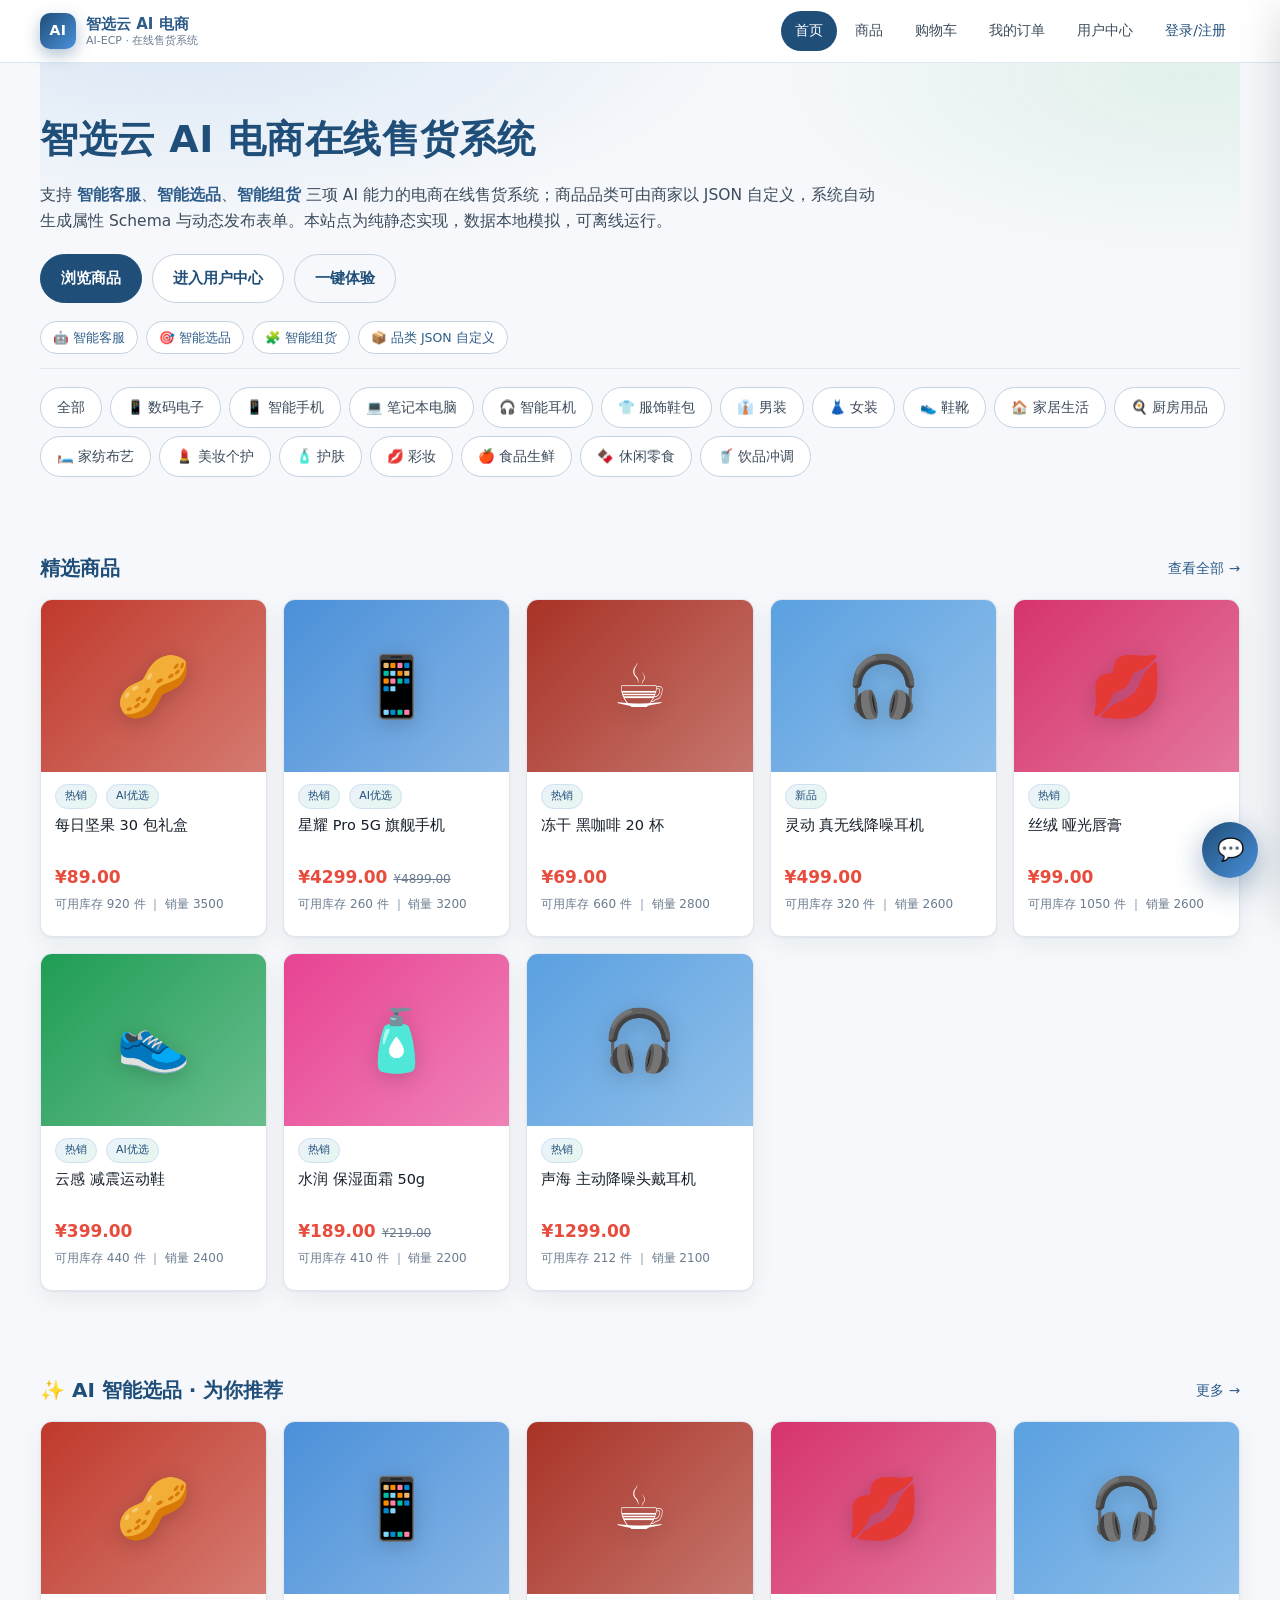
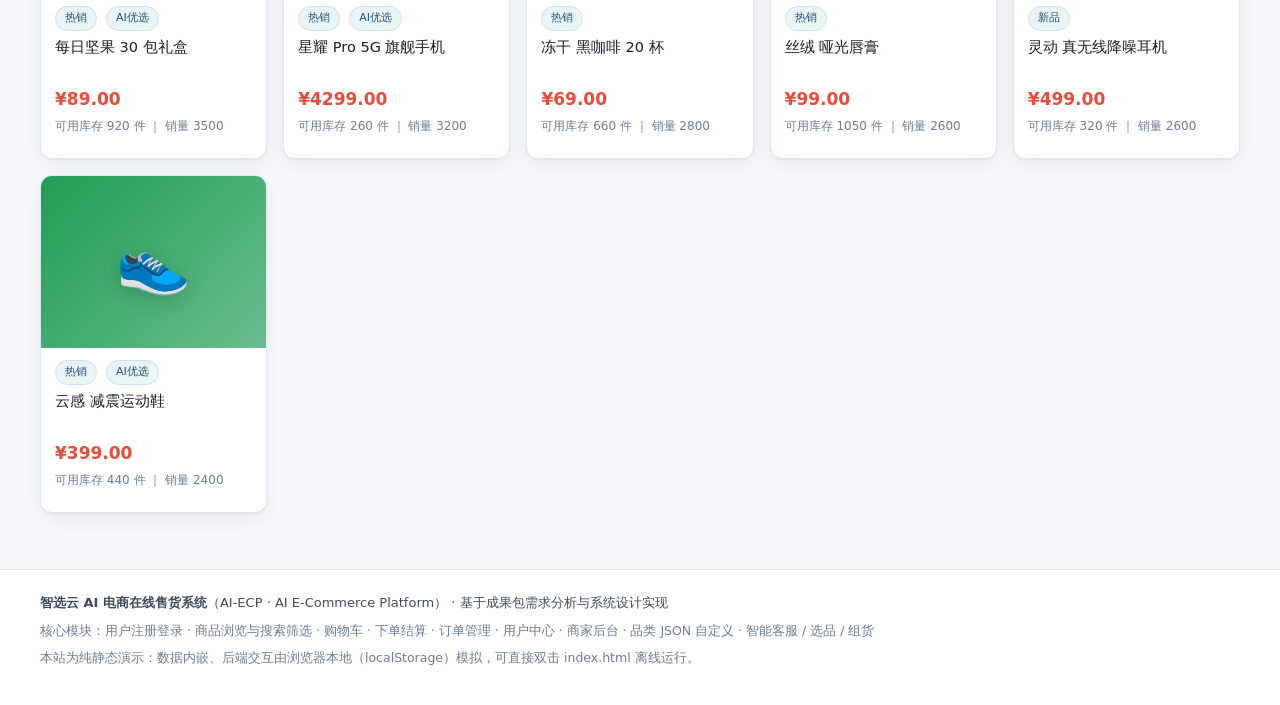
<file: index.html>
<!DOCTYPE html>
<html lang="zh-CN">
<head>
  <meta charset="utf-8" />
  <meta name="viewport" content="width=device-width, initial-scale=1, viewport-fit=cover" />
  <meta name="theme-color" content="#1F4E79" />
  <title>智选云 AI 电商在线售货系统</title>
  <meta name="description" content="智选云 AI 电商在线售货系统（AI-ECP）：支持智能客服、智能选品、智能组货的纯静态电商站点，可直接在浏览器打开运行。" />
  <link rel="stylesheet" href="assets/style.css" />
</head>
<body>
  <!-- 顶栏 -->
  <header class="topbar">
    <div class="wrap topbar-inner">
      <a class="brand" href="#/">
        <span class="brand-mark">AI</span>
        <span class="brand-text">
          <strong>智选云 AI 电商</strong>
          <em>AI-ECP · 在线售货系统</em>
        </span>
      </a>
      <nav class="mainnav" id="nav">
        <a href="#/" data-route="/">首页</a>
        <a href="#/products" data-route="/products">商品</a>
        <a href="#/cart" data-route="/cart">购物车<span class="cart-badge hidden" id="cartBadge">0</span></a>
        <a href="#/orders" data-route="/orders">我的订单</a>
        <a href="#/user" data-route="/user">用户中心</a>
        <a href="#/admin" data-route="/admin" id="navAdmin" class="hidden">商家后台</a>
        <span id="navUser"></span>
      </nav>
      <button class="nav-toggle" id="navToggle" aria-label="菜单">☰</button>
    </div>
  </header>

  <!-- 移动端抽屉 -->
  <div class="drawer-mask" id="drawerMask"></div>
  <aside class="drawer" id="drawer">
    <div class="dr-head">菜单 <button class="navlink" id="drawerClose" style="border:none;background:none;font-size:20px">×</button></div>
    <a href="#/" data-route="/">首页</a>
    <a href="#/products" data-route="/products">商品</a>
    <a href="#/cart" data-route="/cart">购物车</a>
    <a href="#/orders" data-route="/orders">我的订单</a>
    <a href="#/user" data-route="/user">用户中心</a>
    <a href="#/admin" data-route="/admin" id="drawerAdmin" class="hidden">商家后台</a>
    <div id="drawerUser"></div>
  </aside>

  <main class="wrap" id="app">
    <!-- 视图由 app.js 渲染 -->
  </main>

  <footer class="site-footer">
    <div class="wrap">
      <p><strong>智选云 AI 电商在线售货系统</strong>（AI-ECP · AI E-Commerce Platform） · 基于成果包需求分析与系统设计实现</p>
      <p class="muted">核心模块：用户注册登录 · 商品浏览与搜索筛选 · 购物车 · 下单结算 · 订单管理 · 用户中心 · 商家后台 · 品类 JSON 自定义 · 智能客服 / 选品 / 组货</p>
      <p class="muted">本站为纯静态演示：数据内嵌、后端交互由浏览器本地（localStorage）模拟，可直接双击 index.html 离线运行。</p>
    </div>
  </footer>

  <!-- AI 客服浮窗 -->
  <button class="chat-fab" id="chatFab" title="智能客服">💬</button>
  <div class="chat-panel hidden" id="chatPanel">
    <div class="ch-head">智能客服（AI）<span class="who">RAG + 业务工具 · 可降级</span><button class="x" id="chatClose">×</button></div>
    <div class="chat-body" id="chatBody"></div>
    <div class="chat-quick" id="chatQuick"></div>
    <div class="chat-input">
      <input id="chatInput" placeholder="问我订单 / 物流 / 退换货…" />
      <button id="chatSend">发送</button>
    </div>
  </div>

  <div class="toast-wrap" id="toastWrap"></div>

  <script src="assets/data.js"></script>
  <script src="assets/app.js"></script>
</body>
</html>
</file>
<file: assets/style.css>
/* 智选云 AI 电商在线售货系统 —— 纯静态站点样式
 * 品牌视觉沿用成果包：科技蓝 #1F4E79 / 微软雅黑 / 卡片式；新增移动端汉堡导航、
 * 商品缩略图(emoji+渐变)、facet 筛选、结算页、用户中心等组件，桌面/移动端响应式。 */
:root{
  --ink:#16202b; --ink-2:#3d4c5c; --ink-3:#6b7c8f;
  --accent:#1f4e79; --accent-2:#2e5c8a; --accent-3:#4a90d9;
  --line:#dfe7ef; --line-2:#c3d2e0; --bg:#f6f8fb; --surface:#fff;
  --soft:#eef3f8; --green:#27ae60; --orange:#e67e22; --red:#e74c3c;
  --radius:12px; --radius-sm:8px;
  --shadow:0 1px 2px rgba(22,32,43,.06),0 8px 24px rgba(22,32,43,.06);
  --shadow-lg:0 12px 40px rgba(22,32,43,.18);
  --maxw:1240px;
  --font:"Microsoft YaHei","微软雅黑","PingFang SC","Hiragino Sans GB",system-ui,-apple-system,"Segoe UI",sans-serif;
  --mono:"Cascadia Mono",Consolas,"Courier New",monospace;
}
*{box-sizing:border-box}
html{-webkit-text-size-adjust:100%}
body{margin:0;font-family:var(--font);font-size:16px;line-height:1.7;color:var(--ink);background:var(--bg);
  display:flex;flex-direction:column;min-height:100vh;overflow-x:hidden}
main{flex:1}
.wrap{width:100%;max-width:var(--maxw);margin:0 auto;padding:0 20px}
a{color:var(--accent-2);text-decoration:none}
a:hover{color:var(--accent)}
.muted{color:var(--ink-3)}
.hidden{display:none!important}
.empty{padding:48px 0;text-align:center;color:var(--ink-3)}
.empty .big{font-size:40px;margin-bottom:8px}

/* ---------------- 顶栏 ---------------- */
.topbar{position:sticky;top:0;z-index:60;background:rgba(255,255,255,.92);backdrop-filter:saturate(180%) blur(10px);border-bottom:1px solid var(--line)}
.topbar-inner{display:flex;align-items:center;gap:14px;min-height:62px}
.brand{display:flex;align-items:center;gap:10px}
.brand-mark{flex:none;width:36px;height:36px;border-radius:10px;background:linear-gradient(135deg,var(--accent),var(--accent-3));color:#fff;font-weight:700;font-size:14px;display:flex;align-items:center;justify-content:center;letter-spacing:.5px;box-shadow:0 6px 16px rgba(31,78,121,.35)}
.brand-text{display:flex;flex-direction:column;line-height:1.25}
.brand-text strong{font-size:15px}
.brand-text em{font-style:normal;font-size:11px;color:var(--ink-3)}
.mainnav{margin-left:auto;display:flex;gap:4px;align-items:center}
.mainnav a,.mainnav .navlink{display:inline-flex;align-items:center;gap:6px;padding:8px 14px;border-radius:999px;font-size:14px;color:var(--ink-2);background:none;border:none;cursor:pointer;font-family:inherit;white-space:nowrap;transition:background .16s,color .16s}
.mainnav a:hover,.mainnav .navlink:hover{background:var(--soft);color:var(--accent)}
.mainnav a.active{background:var(--accent);color:#fff}
.cart-badge{display:inline-flex;min-width:18px;height:18px;padding:0 5px;border-radius:999px;background:var(--red);color:#fff;font-size:11px;align-items:center;justify-content:center;margin-left:2px}
.nav-toggle{display:none;margin-left:auto;width:42px;height:42px;border:1px solid var(--line-2);background:#fff;border-radius:10px;font-size:20px;cursor:pointer;color:var(--accent)}
.drawer-mask{display:none;position:fixed;inset:0;background:rgba(22,32,43,.4);z-index:70}
.drawer-mask.show{display:block}
.drawer{position:fixed;top:0;right:0;height:100%;width:260px;background:#fff;z-index:71;transform:translateX(100%);transition:transform .22s ease;box-shadow:var(--shadow-lg);padding:18px;overflow:auto}
.drawer.show{transform:translateX(0)}
.drawer a{display:block;padding:12px 10px;border-radius:8px;color:var(--ink-2);font-size:15px}
.drawer a:hover,.drawer a.active{background:var(--soft);color:var(--accent)}
.drawer .dr-head{display:flex;align-items:center;justify-content:space-between;margin-bottom:10px;font-weight:700;color:var(--accent)}

/* ---------------- 按钮 ---------------- */
.btn{display:inline-flex;align-items:center;justify-content:center;padding:11px 20px;border-radius:999px;border:1px solid var(--line-2);background:var(--surface);color:var(--accent);font-size:14.5px;font-weight:600;cursor:pointer;font-family:inherit;transition:transform .14s,box-shadow .14s,background .14s}
.btn:hover{transform:translateY(-1px);box-shadow:var(--shadow)}
.btn.primary{background:var(--accent);border-color:var(--accent);color:#fff}
.btn.primary:hover{background:var(--accent-2)}
.btn.ghost{background:transparent}
.btn.danger{background:#fff;border-color:var(--red);color:var(--red)}
.btn.block{width:100%}
.btn.sm{padding:7px 13px;font-size:13px}
.btn.lg{padding:13px 28px;font-size:15.5px}
.btn:disabled{opacity:.55;cursor:not-allowed;transform:none}

/* ---------------- 通用区块 ---------------- */
.section{padding:26px 0}
.section h2{font-size:20px;color:var(--accent);margin:0 0 14px}
.section .head{display:flex;align-items:center;gap:12px;margin:30px 0 14px}
.section .head h2{margin:0}
.section .head a{margin-left:auto;font-size:13.5px}

/* ---------------- Hero ---------------- */
.hero{padding:44px 0 14px;background:radial-gradient(900px 320px at 12% -10%,rgba(74,144,217,.16),transparent 62%),radial-gradient(700px 300px at 96% 4%,rgba(39,174,96,.10),transparent 60%),var(--bg);border-bottom:1px solid var(--line)}
.hero h1{margin:0 0 10px;font-size:clamp(24px,4vw,38px);color:var(--accent);letter-spacing:.5px}
.hero .lede{margin:0;max-width:840px;color:var(--ink-2);font-size:15.5px}
.hero .lede strong{color:var(--accent-2)}
.hero .cta{display:flex;gap:10px;margin-top:20px;flex-wrap:wrap}
.hero .ai-badges{display:flex;gap:8px;margin-top:18px;flex-wrap:wrap}
.hero .ai-badges .b{font-size:12.5px;background:#fff;border:1px solid var(--line-2);border-radius:999px;padding:5px 12px;color:var(--accent-2)}

/* ---------------- 品类导航 ---------------- */
.catnav{display:flex;flex-wrap:wrap;gap:8px;margin:18px 0}
.catnav .chip{border:1px solid var(--line-2);background:var(--surface);color:var(--ink-2);padding:8px 16px;border-radius:999px;font-size:13.5px;cursor:pointer;font-family:inherit;transition:.16s}
.catnav .chip:hover{border-color:var(--accent-3);color:var(--accent)}
.catnav .chip.active{background:var(--accent);border-color:var(--accent);color:#fff}

/* ---------------- 商品网格 ---------------- */
.grid{display:grid;grid-template-columns:repeat(auto-fill,minmax(220px,1fr));gap:16px}
.pcard{background:var(--surface);border:1px solid var(--line);border-radius:var(--radius);overflow:hidden;box-shadow:var(--shadow);display:flex;flex-direction:column;transition:transform .16s,box-shadow .16s,border-color .16s}
.pcard:hover{transform:translateY(-3px);box-shadow:var(--shadow-lg);border-color:var(--line-2)}
.pcard .thumb{height:172px;display:flex;align-items:center;justify-content:center;font-size:60px;position:relative;color:#fff}
.pcard .thumb .emoji{filter:drop-shadow(0 4px 10px rgba(0,0,0,.18))}
.pcard .body{padding:12px 14px;flex:1;display:flex;flex-direction:column}
.pcard .title{font-size:14.5px;color:var(--ink);margin:0 0 6px;line-height:1.45;display:-webkit-box;-webkit-line-clamp:2;-webkit-box-orient:vertical;overflow:hidden;min-height:42px}
.pcard .tags{display:flex;gap:5px;margin-bottom:6px;flex-wrap:wrap}
.pcard .price{color:var(--red);font-weight:700;font-size:17px}
.pcard .price small{color:var(--ink-3);font-weight:400;font-size:12px;text-decoration:line-through;margin-left:6px}
.pcard .meta{font-size:12px;color:var(--ink-3);margin-top:2px}
.pcard .foot{display:flex;gap:8px;margin-top:auto;padding-top:10px}

/* ---------------- 标签 ---------------- */
.tag{display:inline-block;font-size:11px;padding:2px 9px;border-radius:999px;background:var(--soft);color:var(--accent-2);margin-right:4px;line-height:1.7}
.tag.green{background:#e7f6ee;color:var(--green)}
.tag.orange{background:#fdeede;color:var(--orange)}
.tag.red{background:#fdeaea;color:var(--red)}
.tag.blue{background:#e7f0fa;color:var(--accent-2)}
.tag.ai{background:linear-gradient(135deg,#eaf2fb,#e7f7ef);color:var(--accent);border:1px solid #cfe0f2}
.tag .dot{display:inline-block;width:6px;height:6px;border-radius:50%;background:currentColor;margin-right:4px}

/* ---------------- 表单 ---------------- */
.field{margin-bottom:14px}
.field label{display:block;font-size:13.5px;color:var(--ink-2);margin-bottom:6px;font-weight:600}
.field input,.field select,.field textarea{width:100%;padding:11px 13px;border:1px solid var(--line-2);border-radius:var(--radius-sm);font-size:14.5px;font-family:inherit;background:#fff;color:var(--ink)}
.field input:focus,.field select:focus,.field textarea:focus{outline:none;border-color:var(--accent-3);box-shadow:0 0 0 3px rgba(74,144,217,.15)}
.auth-wrap{max-width:420px;margin:46px auto;background:var(--surface);border:1px solid var(--line);border-radius:var(--radius);padding:28px;box-shadow:var(--shadow)}
.auth-wrap h2{text-align:center;color:var(--accent);margin:0 0 6px}
.auth-wrap .sub{text-align:center;color:var(--ink-3);font-size:13px;margin:0 0 20px}
.seg{display:flex;gap:8px;margin-bottom:18px}
.seg button{flex:1;padding:9px;border:1px solid var(--line-2);background:#fff;border-radius:999px;cursor:pointer;font-family:inherit;color:var(--ink-2)}
.seg button.active{background:var(--accent);border-color:var(--accent);color:#fff}
.hint{font-size:12.5px;color:var(--ink-3);background:var(--soft);border-radius:var(--radius-sm);padding:10px 12px;margin-top:8px}
.err{color:var(--red);font-size:13px;margin:8px 0}
.ok{color:var(--green);font-size:13px;margin:8px 0}

/* ---------------- 商品列表 / 筛选 ---------------- */
.products-layout{display:grid;grid-template-columns:240px 1fr;gap:20px;align-items:start}
.filters{background:var(--surface);border:1px solid var(--line);border-radius:var(--radius);padding:16px;box-shadow:var(--shadow);position:sticky;top:78px}
.filters h3{margin:0 0 6px;font-size:15px;color:var(--accent)}
.facet{margin:14px 0;border-top:1px solid var(--line);padding-top:12px}
.facet-title{font-size:13px;font-weight:700;color:var(--ink-2);margin-bottom:8px}
.facet-opts{display:flex;flex-wrap:wrap;gap:6px}
.facet-opts .opt{border:1px solid var(--line-2);background:#fff;border-radius:999px;padding:5px 11px;font-size:12.5px;color:var(--ink-2);cursor:pointer;font-family:inherit}
.facet-opts .opt:hover{border-color:var(--accent-3);color:var(--accent)}
.facet-opts .opt.active{background:var(--accent);border-color:var(--accent);color:#fff}
.price-range{display:flex;align-items:center;gap:8px}
.price-range input{width:100%;padding:8px 10px;border:1px solid var(--line-2);border-radius:6px;font-size:13px}
.bar{display:flex;align-items:center;gap:12px;flex-wrap:wrap;margin:16px 0}
.bar .grow{flex:1}
.bar .total{font-size:18px;font-weight:700;color:var(--red)}
.bar input.kw,.bar select{font-family:inherit}

/* ---------------- 商品详情 ---------------- */
.detail{display:grid;grid-template-columns:minmax(0,1fr) minmax(0,1.1fr);gap:28px;align-items:start;padding:26px 0}
.detail .gallery{border-radius:var(--radius);min-height:340px;display:flex;align-items:center;justify-content:center;font-size:160px;color:#fff;box-shadow:var(--shadow)}
.detail h1{margin:0 0 8px;font-size:24px;color:var(--accent);line-height:1.4}
.detail .price{font-size:28px;color:var(--red);font-weight:700;margin:10px 0}
.detail .price small{color:var(--ink-3);font-weight:400;font-size:15px;text-decoration:line-through;margin-left:8px}
.detail .sub{color:var(--ink-2);font-size:14px;margin:6px 0}
.detail .desc{color:var(--ink-3);font-size:14px;margin:10px 0;line-height:1.8}
.skus{display:flex;flex-wrap:wrap;gap:8px;margin:10px 0}
.skus .sku{border:1px solid var(--line-2);background:#fff;border-radius:var(--radius-sm);padding:8px 12px;font-size:13px;cursor:pointer;transition:.14s}
.skus .sku:hover{border-color:var(--accent-3)}
.skus .sku.active{border-color:var(--accent);color:var(--accent);background:var(--soft);font-weight:600}
.qty{display:inline-flex;align-items:center;border:1px solid var(--line-2);border-radius:999px;overflow:hidden}
.qty button{width:36px;height:36px;border:none;background:#fff;font-size:18px;cursor:pointer;color:var(--accent)}
.qty input{width:48px;text-align:center;border:none;font-size:15px}
.panel{background:var(--surface);border:1px solid var(--line);border-radius:var(--radius);padding:18px;box-shadow:var(--shadow);margin-top:18px}
.panel h3{margin:0 0 12px;font-size:16px;color:var(--accent);display:flex;align-items:center;gap:8px}
.bundle-items{display:flex;flex-wrap:wrap;gap:8px;margin:8px 0}
.bundle-items .bi{background:var(--soft);border-radius:8px;padding:6px 10px;font-size:13px;color:var(--ink-2)}

/* ---------------- 购物车 ---------------- */
.list-row{display:flex;align-items:center;gap:14px;background:var(--surface);border:1px solid var(--line);border-radius:var(--radius);padding:14px;margin-bottom:12px;box-shadow:var(--shadow)}
.list-row .thumb{width:72px;height:72px;flex:none;border-radius:8px;display:flex;align-items:center;justify-content:center;font-size:32px}
.list-row .info{flex:1;min-width:0}
.list-row .info .t{font-size:14.5px;color:var(--ink);margin:0 0 3px}
.list-row .info .s{font-size:12.5px;color:var(--ink-3)}
.list-row .price{color:var(--red);font-weight:700;font-size:16px;min-width:70px;text-align:right}
.cart-summary{position:sticky;bottom:0;background:var(--surface);border:1px solid var(--line);border-radius:var(--radius);padding:16px;box-shadow:var(--shadow-lg);display:flex;align-items:center;gap:16px;flex-wrap:wrap;margin-top:8px}
.cart-summary .total{font-size:20px;font-weight:700;color:var(--red)}

/* ---------------- 结算 ---------------- */
.checkout-grid{display:grid;grid-template-columns:1fr 340px;gap:20px;align-items:start;padding:20px 0}
.box{background:var(--surface);border:1px solid var(--line);border-radius:var(--radius);padding:18px;box-shadow:var(--shadow);margin-bottom:16px}
.box h3{margin:0 0 14px;font-size:16px;color:var(--accent)}
.addr-card{border:1px solid var(--line-2);border-radius:10px;padding:12px 14px;margin-bottom:10px;cursor:pointer;display:flex;align-items:center;gap:10px}
.addr-card.active{border-color:var(--accent);background:var(--soft)}
.addr-card .tick{margin-left:auto;color:var(--accent);font-weight:700}
.pay-method{display:flex;gap:10px;flex-wrap:wrap}
.pay-method .pm{border:1px solid var(--line-2);border-radius:10px;padding:12px 16px;cursor:pointer;display:flex;align-items:center;gap:8px;font-size:14px}
.pay-method .pm.active{border-color:var(--accent);background:var(--soft);font-weight:600}
.summary-line{display:flex;justify-content:space-between;font-size:14px;padding:6px 0;color:var(--ink-2)}
.summary-line.total{font-size:18px;font-weight:700;color:var(--red);border-top:1px solid var(--line);margin-top:8px;padding-top:12px}
.co-item{display:flex;gap:10px;align-items:center;padding:8px 0;border-bottom:1px dashed var(--line)}
.co-item .thumb{width:48px;height:48px;border-radius:8px;display:flex;align-items:center;justify-content:center;font-size:22px;flex:none}
.co-item .t{font-size:13.5px}
.co-item .p{margin-left:auto;color:var(--red);font-weight:600;font-size:14px}

/* ---------------- 订单 ---------------- */
.order-tabs{display:flex;gap:6px;flex-wrap:wrap;margin:14px 0 18px;border-bottom:1px solid var(--line)}
.order-tabs button{padding:9px 14px;border:none;background:none;border-bottom:2px solid transparent;cursor:pointer;font-family:inherit;font-size:14px;color:var(--ink-2)}
.order-tabs button.active{color:var(--accent);border-bottom-color:var(--accent);font-weight:700}
.order-card{background:var(--surface);border:1px solid var(--line);border-radius:var(--radius);padding:16px;margin-bottom:14px;box-shadow:var(--shadow)}
.order-card .oh{display:flex;align-items:center;gap:10px;flex-wrap:wrap;border-bottom:1px solid var(--line);padding-bottom:10px;margin-bottom:10px}
.order-card .oh .no{font-weight:600;color:var(--ink)}
.order-card .oh .addr{font-size:12.5px;color:var(--ink-3)}
.order-card .oh .sp{margin-left:auto}
.order-items .bi{display:flex;gap:10px;align-items:center;padding:6px 0}
.order-items .bi .thumb{width:44px;height:44px;border-radius:8px;display:flex;align-items:center;justify-content:center;font-size:20px;flex:none}
.order-items .bi .t{font-size:13.5px}
.order-items .bi .q{margin-left:auto;color:var(--ink-3);font-size:13px}
.order-actions{display:flex;gap:8px;justify-content:flex-end;margin-top:12px;flex-wrap:wrap}
.tracking{font-size:12.5px;color:var(--accent-2);background:var(--soft);border-radius:6px;padding:6px 10px;margin-top:8px}

/* ---------------- 用户中心 ---------------- */
.uc{display:grid;grid-template-columns:220px 1fr;gap:20px;align-items:start;padding:22px 0}
.uc-side{background:var(--surface);border:1px solid var(--line);border-radius:var(--radius);padding:14px;box-shadow:var(--shadow);position:sticky;top:78px}
.uc-side .uc-name{display:flex;align-items:center;gap:10px;padding:6px 4px 12px;border-bottom:1px solid var(--line);margin-bottom:8px}
.uc-side .avatar{width:42px;height:42px;border-radius:50%;background:linear-gradient(135deg,var(--accent),var(--accent-3));color:#fff;display:flex;align-items:center;justify-content:center;font-weight:700}
.uc-side .nav-item{display:block;padding:10px 12px;border-radius:8px;color:var(--ink-2);cursor:pointer;font-size:14.5px;margin-bottom:2px}
.uc-side .nav-item:hover{background:var(--soft);color:var(--accent)}
.uc-side .nav-item.active{background:var(--accent);color:#fff}
.uc-content .box{margin-bottom:16px}
.profile-card{display:flex;gap:16px;align-items:center;flex-wrap:wrap}
.profile-card .avatar{width:64px;height:64px;border-radius:50%;background:linear-gradient(135deg,var(--accent),var(--accent-3));color:#fff;display:flex;align-items:center;justify-content:center;font-size:26px;font-weight:700}
.stat-grid{display:grid;grid-template-columns:repeat(auto-fit,minmax(120px,1fr));gap:12px;margin:14px 0}
.stat-cell{background:var(--soft);border-radius:10px;padding:14px;text-align:center}
.stat-cell b{display:block;font-size:22px;color:var(--accent)}
.stat-cell span{font-size:12.5px;color:var(--ink-3)}
.form-row{display:grid;grid-template-columns:1fr 1fr;gap:12px}

/* ---------------- 后台 ---------------- */
.tabs{display:flex;gap:6px;flex-wrap:wrap;border-bottom:1px solid var(--line);margin:14px 0 18px}
.tabs button{padding:9px 16px;border:none;background:none;border-bottom:2px solid transparent;cursor:pointer;font-family:inherit;font-size:14.5px;color:var(--ink-2)}
.tabs button.active{color:var(--accent);border-bottom-color:var(--accent);font-weight:700}
.statgrid{display:grid;grid-template-columns:repeat(auto-fit,minmax(150px,1fr));gap:12px;margin:16px 0}
.statcard{background:var(--surface);border:1px solid var(--line);border-radius:var(--radius);padding:16px;text-align:center}
.statcard b{display:block;font-size:24px;color:var(--accent)}
.statcard span{font-size:12.5px;color:var(--ink-3)}
.table{width:100%;border-collapse:collapse;background:var(--surface);border:1px solid var(--line);border-radius:var(--radius);overflow:hidden;font-size:13.5px}
.table th{background:var(--accent);color:#fff;text-align:left;padding:10px 12px}
.table td{border-top:1px solid var(--line);padding:10px 12px;color:var(--ink-2);vertical-align:top}
.table tbody tr:nth-child(even) td{background:#fbfcfe}
textarea.code{width:100%;min-height:200px;font-family:var(--mono);font-size:12.5px;padding:12px;border:1px solid var(--line-2);border-radius:var(--radius-sm);background:#fbfdff;color:#23313f;line-height:1.6}
.jsonpreview{background:#f7f9fb;border:1px solid var(--line);border-left:3px solid var(--accent-3);border-radius:var(--radius-sm);padding:12px;font-family:var(--mono);font-size:12px;white-space:pre-wrap;color:#23313f;max-height:300px;overflow:auto}

/* ---------------- AI 客服浮窗 ---------------- */
.chat-fab{position:fixed;right:22px;bottom:22px;z-index:90;width:56px;height:56px;border-radius:50%;background:linear-gradient(135deg,var(--accent),var(--accent-3));color:#fff;border:none;font-size:22px;cursor:pointer;box-shadow:0 10px 30px rgba(31,78,121,.4);display:flex;align-items:center;justify-content:center}
.chat-fab:hover{transform:translateY(-2px)}
.chat-panel{position:fixed;right:22px;bottom:90px;z-index:91;width:360px;max-width:calc(100vw - 32px);height:480px;max-height:calc(100vh - 120px);background:var(--surface);border:1px solid var(--line);border-radius:14px;box-shadow:0 20px 60px rgba(22,32,43,.25);display:flex;flex-direction:column;overflow:hidden}
.chat-panel .ch-head{padding:12px 14px;background:linear-gradient(135deg,var(--accent),var(--accent-2));color:#fff;font-weight:700;display:flex;align-items:center;gap:8px}
.chat-panel .ch-head .x{margin-left:auto;cursor:pointer;background:rgba(255,255,255,.2);border:none;color:#fff;width:26px;height:26px;border-radius:50%;font-size:15px}
.chat-panel .ch-head .who{font-size:12px;font-weight:400;opacity:.85}
.chat-body{flex:1;overflow:auto;padding:14px;display:flex;flex-direction:column;gap:10px;background:var(--bg)}
.msg{max-width:84%;padding:9px 12px;border-radius:12px;font-size:13.5px;line-height:1.6;white-space:pre-wrap}
.msg.user{align-self:flex-end;background:linear-gradient(135deg,var(--accent),var(--accent-3));color:#fff;border-bottom-right-radius:3px}
.msg.bot{align-self:flex-start;background:#fff;border:1px solid var(--line);color:var(--ink);border-bottom-left-radius:3px}
.msg.bot .meta{font-size:11px;color:var(--ink-3);margin-top:4px}
.msg.bot.degraded{border-color:var(--orange);background:#fff8f1}
.chat-quick{display:flex;gap:6px;flex-wrap:wrap;padding:8px 10px;background:var(--bg);border-top:1px solid var(--line)}
.chat-quick button{font-size:12px;border:1px solid var(--line-2);background:#fff;border-radius:999px;padding:5px 10px;cursor:pointer;color:var(--accent-2);font-family:inherit}
.chat-input{display:flex;gap:8px;padding:10px;border-top:1px solid var(--line);background:#fff}
.chat-input input{flex:1;padding:10px 12px;border:1px solid var(--line-2);border-radius:999px;font-family:inherit;font-size:14px}
.chat-input button{border:none;background:var(--accent);color:#fff;border-radius:999px;padding:0 16px;cursor:pointer;font-family:inherit}

/* ---------------- Toast ---------------- */
.toast-wrap{position:fixed;top:74px;left:50%;transform:translateX(-50%);z-index:200;display:flex;flex-direction:column;gap:8px;align-items:center;pointer-events:none}
.toast{pointer-events:auto;min-width:180px;max-width:90vw;padding:11px 18px;border-radius:10px;font-size:14px;box-shadow:var(--shadow-lg);animation:toastIn .2s ease}
.toast.ok{background:#e7f6ee;color:#1e7a45;border:1px solid #bfe6cd}
.toast.err{background:#fdeaea;color:#b3261e;border:1px solid #f3c4c0}
.toast.info{background:#e7f0fa;color:#1f4e79;border:1px solid #cfe0f2}
@keyframes toastIn{from{opacity:0;transform:translateY(-8px)}to{opacity:1;transform:translateY(0)}}

/* ---------------- 页脚 ---------------- */
.site-footer{border-top:1px solid var(--line);background:var(--surface);padding:22px 0 30px;margin-top:30px}
.site-footer p{margin:0 0 6px;font-size:13px;color:var(--ink-2)}
.site-footer .muted{font-size:12.5px;color:var(--ink-3)}

/* ---------------- 响应式 ---------------- */
@media(max-width:980px){
  .products-layout{grid-template-columns:1fr}
  .filters{position:static}
  .checkout-grid{grid-template-columns:1fr}
  .uc{grid-template-columns:1fr}
  .uc-side{position:static;display:flex;gap:6px;flex-wrap:wrap;align-items:center}
  .uc-side .uc-name{border:none;margin:0;padding:0 6px 0 0}
  .uc-side .nav-item{margin:0}
}
@media(max-width:860px){
  .detail{grid-template-columns:1fr}
  .mainnav{display:none}
  .nav-toggle{display:inline-flex;align-items:center;justify-content:center}
  .brand-text em{display:none}
}
@media(max-width:560px){
  .wrap{padding:0 14px}
  .grid{grid-template-columns:repeat(2,1fr);gap:10px}
  .pcard .thumb{height:120px;font-size:42px}
  .pcard .title{font-size:13px;min-height:38px}
  .hero{padding:28px 0 10px}
  .form-row{grid-template-columns:1fr}
  .list-row{flex-wrap:wrap}
  .list-row .price{text-align:left}
  .chat-panel{right:10px;left:10px;width:auto;bottom:80px}
}
</file>
